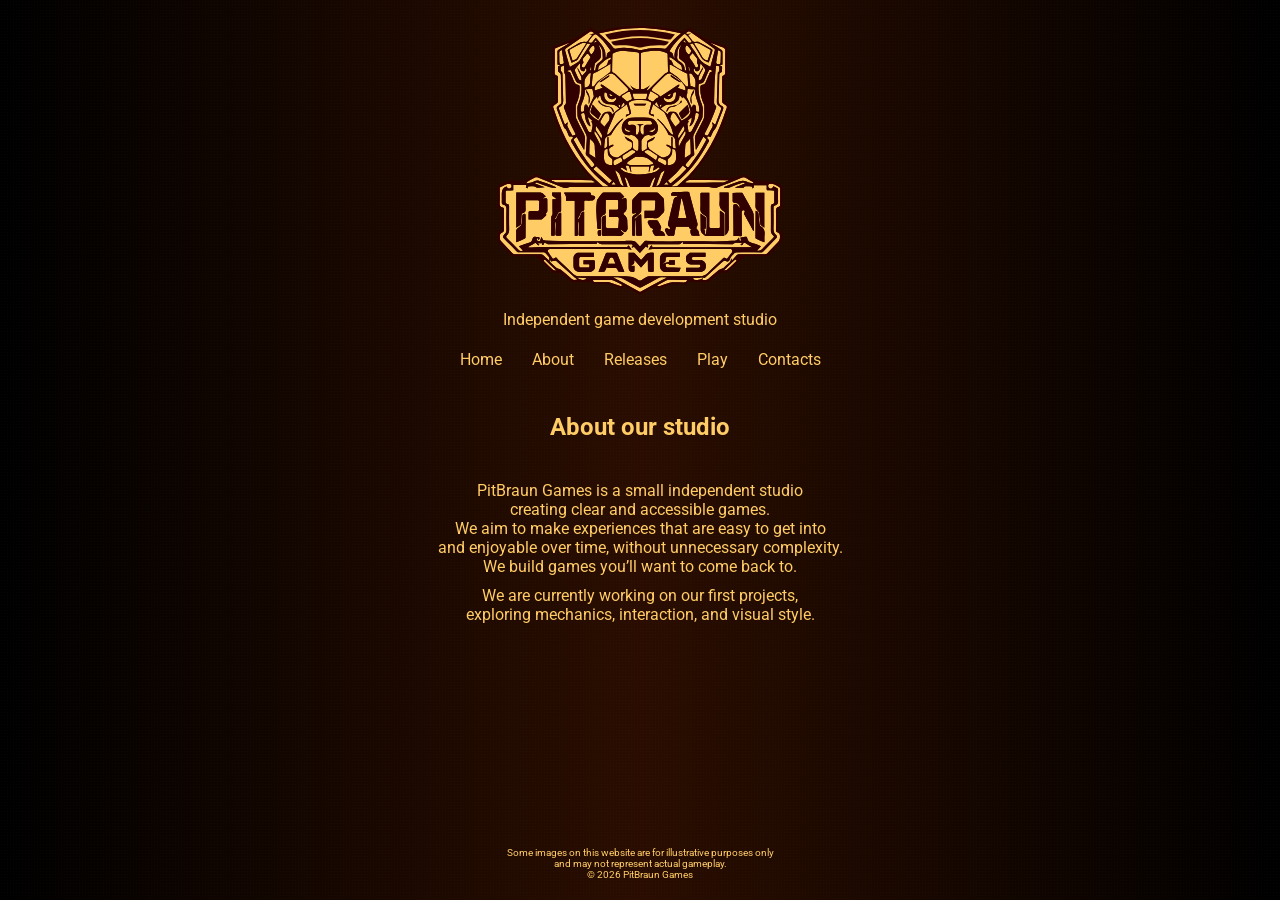
<file: about/index.html>
<!DOCTYPE html>
<html lang="en">
<head>
  <meta charset="UTF-8">
  <meta name="viewport" content="width=device-width, initial-scale=1.0">
  <title>About / PitBraun Games</title>

  <link rel="stylesheet" href="../shared/css/reset.css">
  <link rel="stylesheet" href="../shared/css/variables.css">
  <link rel="stylesheet" href="../shared/css/global.css">
  <link rel="stylesheet" href="../shared/css/page.css">
  <link rel="stylesheet" href="../shared/css/header.css">
  <link rel="stylesheet" href="../shared/css/footer.css">
  <link rel="stylesheet" href="../shared/css/responsive.css">

  <link rel="stylesheet" href="../about/about.css">
  
  <link href="https://fonts.googleapis.com/css2?family=Roboto:wght@400;500;700&display=swap" rel="stylesheet">
  <link rel="icon" href="/assets/icons/favicon.png" type="image/png">

  <script src="/shared/js/includes.js" defer></script>
  <script src="/shared/js/main.js" defer></script>
</head>

<!-- //////////////////////////////////////////////////////// -->

<body> 
  <main class="page">
    <div class="content">

      <div id="header"></div>

      <section class="container">
        <h1>About our studio</h1>
      </section>

      <section class="container">
        <p>
          PitBraun Games is a small independent studio<br>
          creating clear and accessible games.<br>
          We aim to make experiences that are easy to get into<br>
          and enjoyable over time, without unnecessary complexity.<br>
          We build games you’ll want to come back to.
        </p>

        <p>
          We are currently working on our first projects,<br>
          exploring mechanics, interaction, and visual style.
        </p>

      </section>

    </div>

    <div id="footer"></div>
  </main>
</body>
</html>
</file>
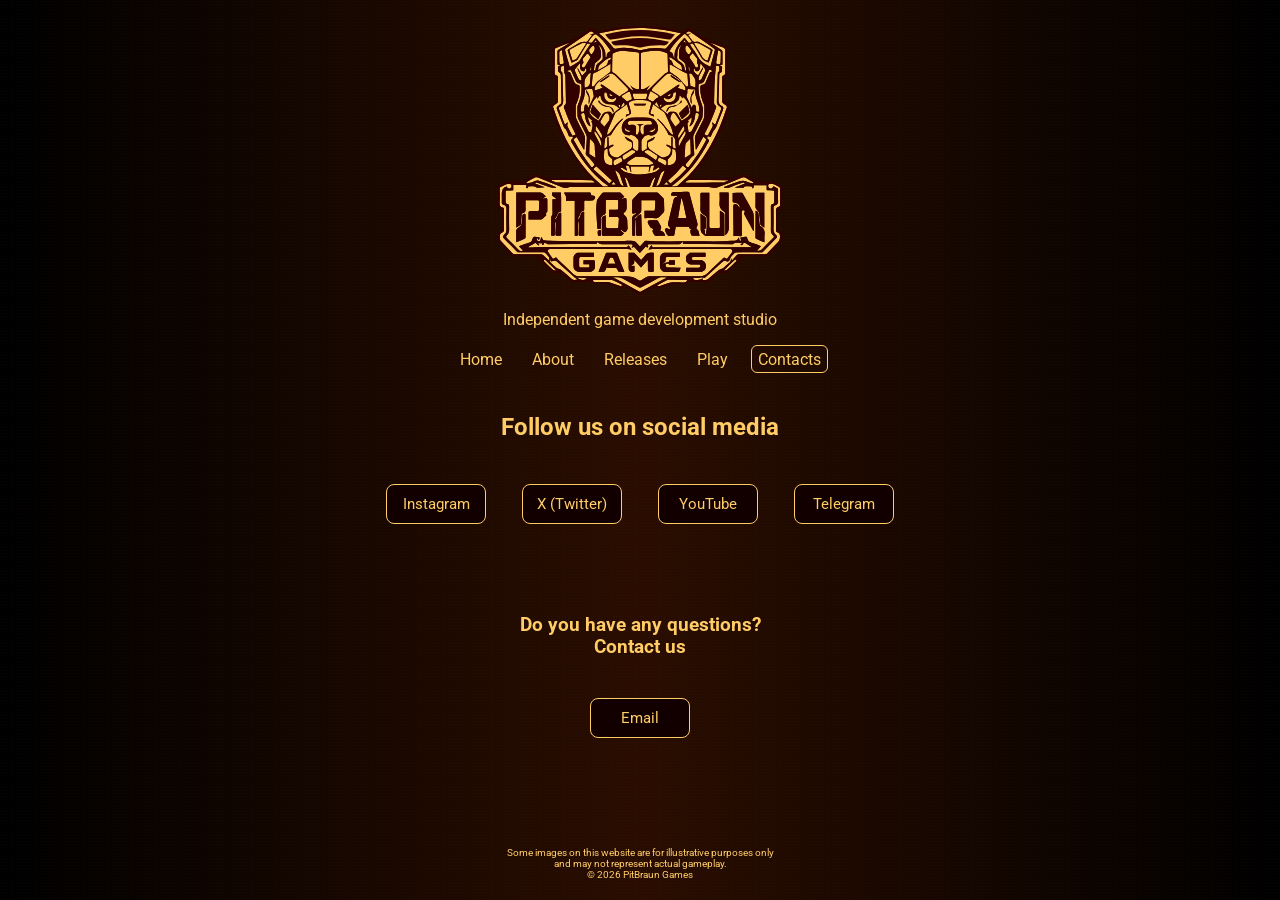
<file: contacts/index.html>
<!DOCTYPE html>
<html lang="en">
<head>
  <meta charset="UTF-8">
  <meta name="viewport" content="width=device-width, initial-scale=1.0">
  <title>Contacts / PitBraun Games</title>

  <link rel="stylesheet" href="../shared/css/reset.css">
  <link rel="stylesheet" href="../shared/css/variables.css">
  <link rel="stylesheet" href="../shared/css/global.css">
  <link rel="stylesheet" href="../shared/css/page.css">
  <link rel="stylesheet" href="../shared/css/header.css">
  <link rel="stylesheet" href="../shared/css/footer.css">
  <link rel="stylesheet" href="../shared/css/responsive.css">
  
  <link rel="stylesheet" href="../contacts/contacts.css">

  <link href="https://fonts.googleapis.com/css2?family=Roboto:wght@400;500;700&display=swap" rel="stylesheet">
  <link rel="icon" href="/assets/icons/favicon.png" type="image/png">

  <script src="/shared/js/includes.js" defer></script>
  <script src="/shared/js/main.js" defer></script>
</head>

<!-- //////////////////////////////////////////////////////// -->

<body>
  <main class="page">
    <div class="content">

      <div id="header"></div>

      <section class="container">
        <h1>Follow us on social media</h1>
      </section>

      <section class="container">
        <div class="social-links">
          <a href="https://instagram.com/pitbraungames" target="_blank" class="social-btn instagram">Instagram</a>
          <a href="https://x.com/pitbraungames" target="_blank" class="social-btn twitter">X (Twitter)</a>
          <a href="https://www.youtube.com/@pitbraungames" target="_blank" class="social-btn youtube">YouTube</a>
          <a href="https://t.me/pitbraungames" target="_blank" class="social-btn telegram">Telegram</a>
        </div>
      </section>
      
      <section class="container">
        <h3>Do you have any questions?<br>
          Contact us</h3>
      </section>

      <section class="container">
        <a href="mailto:pitbraun.games@gmail.com" class="social-btn email">Email</a>
      </section>

    </div>

    <div id="footer"></div>
  </main>
</body>
</html>
</file>
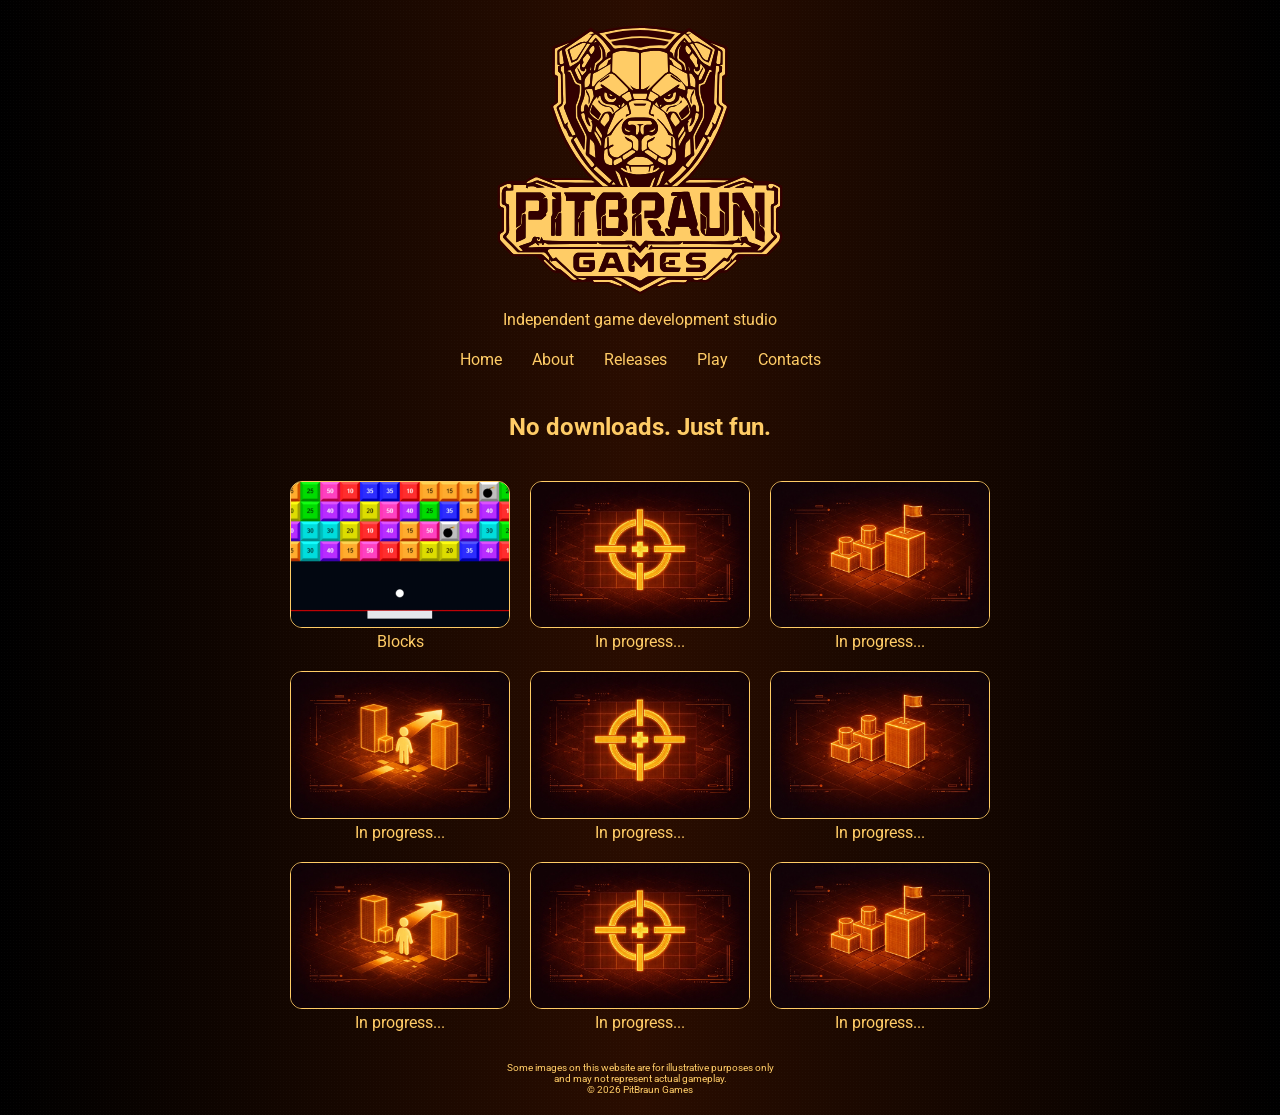
<file: play/index.html>
<!DOCTYPE html>
<html lang="en">
<head>
  <meta charset="UTF-8">
  <meta name="viewport" content="width=device-width, initial-scale=1.0">
  <title>Releases / PitBraun Games</title>

  <link rel="stylesheet" href="../shared/css/reset.css">
  <link rel="stylesheet" href="../shared/css/variables.css">
  <link rel="stylesheet" href="../shared/css/global.css">
  <link rel="stylesheet" href="../shared/css/page.css">
  <link rel="stylesheet" href="../shared/css/header.css">
  <link rel="stylesheet" href="../shared/css/footer.css">
  <link rel="stylesheet" href="../shared/css/responsive.css">

  <link rel="stylesheet" href="../play/play.css">
  
  <link href="https://fonts.googleapis.com/css2?family=Roboto:wght@400;500;700&display=swap" rel="stylesheet">
  <link rel="icon" href="/assets/icons/favicon.png" type="image/png">

  <script src="/shared/js/includes.js" defer></script>
  <script src="/shared/js/main.js" defer></script>
</head>

<!-- //////////////////////////////////////////////////////// -->

<body>
  <main class="page">
    <div class="content">

      <div id="header"></div>

      <section class="container">
        <h1>No downloads. Just fun.</h1>
      </section>

      <section class="container">
        <div class="games-grid">
          <a href="/play/blocks/" class="game-card-link">
            <div class="game-card">
              <img src="/assets/images/play/play_blocks.webp" alt="Blocks">
              <p>Blocks</p>
            </div>
          </a>

          <div class="game-card">
            <img src="/assets/images/promo_wf_aim_mid.webp" alt="Labyrinth">
            <p>In progress...</p>
          </div>

          <div class="game-card">
            <img src="/assets/images/promo_wf_blocks_mid.webp" alt="Labyrinth">
            <p>In progress...</p>
          </div>

          <div class="game-card">
            <img src="/assets/images/promo_wf_advent_mid.webp" alt="Labyrinth">
            <p>In progress...</p>
          </div>

          <div class="game-card">
            <img src="/assets/images/promo_wf_aim_mid.webp" alt="Labyrinth">
            <p>In progress...</p>
          </div>

          <div class="game-card">
            <img src="/assets/images/promo_wf_blocks_mid.webp" alt="Labyrinth">
            <p>In progress...</p>
          </div>

          <div class="game-card">
            <img src="/assets/images/promo_wf_advent_mid.webp" alt="Labyrinth">
            <p>In progress...</p>
          </div>

          <div class="game-card">
            <img src="/assets/images/promo_wf_aim_mid.webp" alt="Labyrinth">
            <p>In progress...</p>
          </div>

          <div class="game-card">
            <img src="/assets/images/promo_wf_blocks_mid.webp" alt="Labyrinth">
            <p>In progress...</p>
          </div>
        </div>
      </section>

    </div>

    <div id="footer"></div>
  </main>
</body>
</html>
</file>
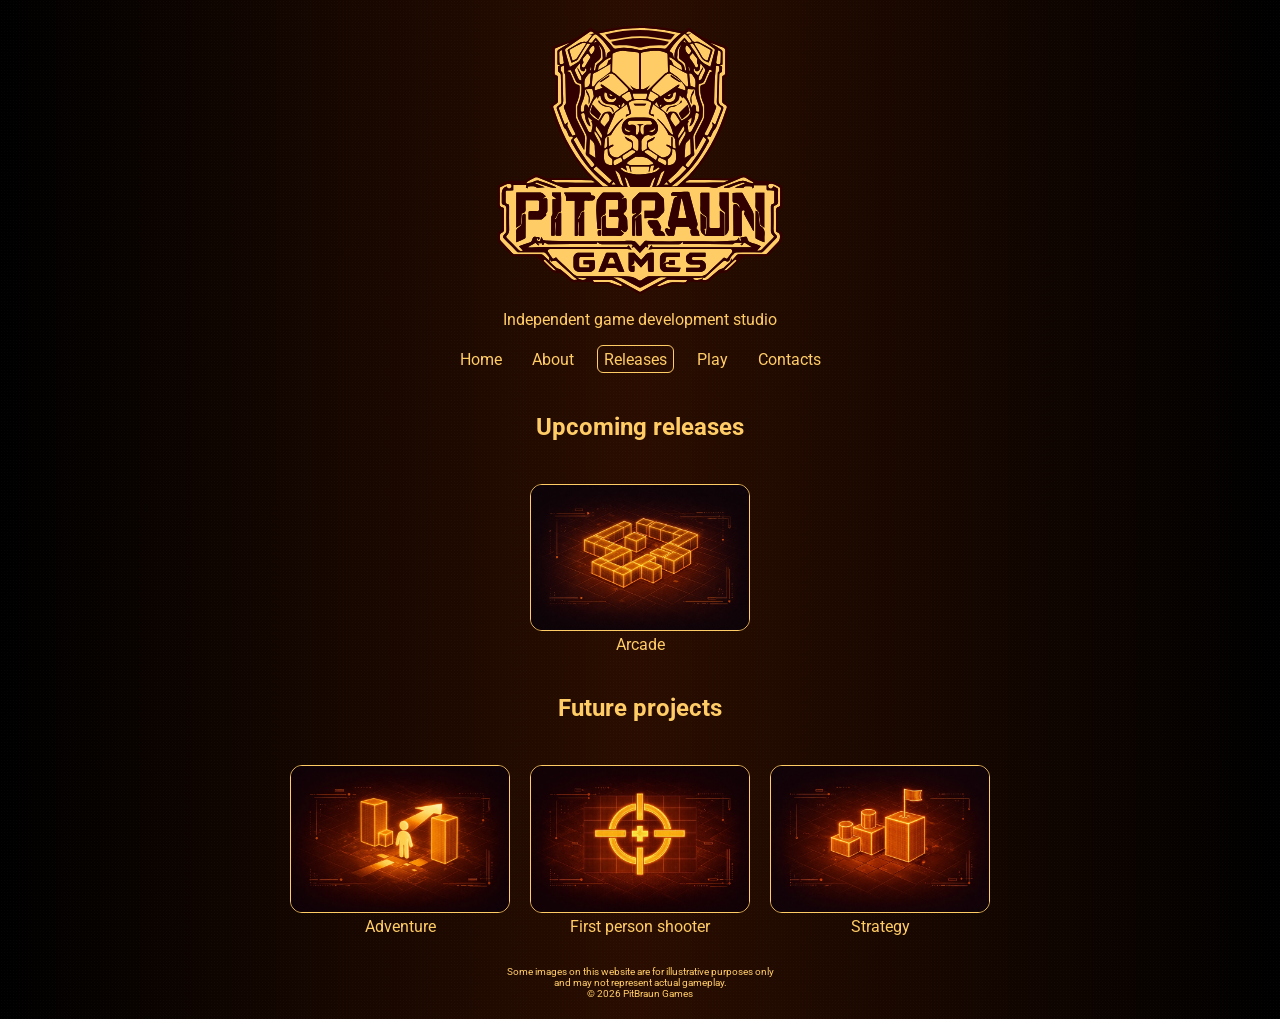
<file: releases/index.html>
<!DOCTYPE html>
<html lang="en">
<head>
  <meta charset="UTF-8">
  <meta name="viewport" content="width=device-width, initial-scale=1.0">
  <title>Releases / PitBraun Games</title>

  <link rel="stylesheet" href="../shared/css/reset.css">
  <link rel="stylesheet" href="../shared/css/variables.css">
  <link rel="stylesheet" href="../shared/css/global.css">
  <link rel="stylesheet" href="../shared/css/page.css">
  <link rel="stylesheet" href="../shared/css/header.css">
  <link rel="stylesheet" href="../shared/css/footer.css">
  <link rel="stylesheet" href="../shared/css/responsive.css">

  <link rel="stylesheet" href="../releases/releases.css">
  
  <link href="https://fonts.googleapis.com/css2?family=Roboto:wght@400;500;700&display=swap" rel="stylesheet">
  <link rel="icon" href="/assets/icons/favicon.png" type="image/png">

  <script src="/shared/js/includes.js" defer></script>
  <script src="/shared/js/main.js" defer></script>
</head>

<!-- //////////////////////////////////////////////////////// -->

<body>
  <main class="page">
    <div class="content">

      <div id="header"></div>

      <section class="container">
        <h1>Upcoming releases</h1>
      </section>

      <section class="container">
        <div class="releases-grid">
          <div class="release-card">
            <img src="/assets/images/promo_wf_maze_mid.webp" alt="Labyrinth">
            <p>Arcade</p>
          </div>
        </div>
      </section>

      <section class="container">
        <h2>Future projects</h2>
      </section>

      <section class="container">
        <div class="releases-grid">
          <div class="release-card">
            <img src="/assets/images/promo_wf_advent_mid.webp" alt="Labyrinth">
            <p>Adventure</p>
          </div>

          <div class="release-card">
            <img src="/assets/images/promo_wf_aim_mid.webp" alt="Labyrinth">
            <p>First person shooter</p>
          </div>

          <div class="release-card">
            <img src="/assets/images/promo_wf_blocks_mid.webp" alt="Labyrinth">
            <p>Strategy</p>
          </div>
        </div>
      </section>

    </div>

    <div id="footer"></div>
  </main>
</body>
</html>
</file>
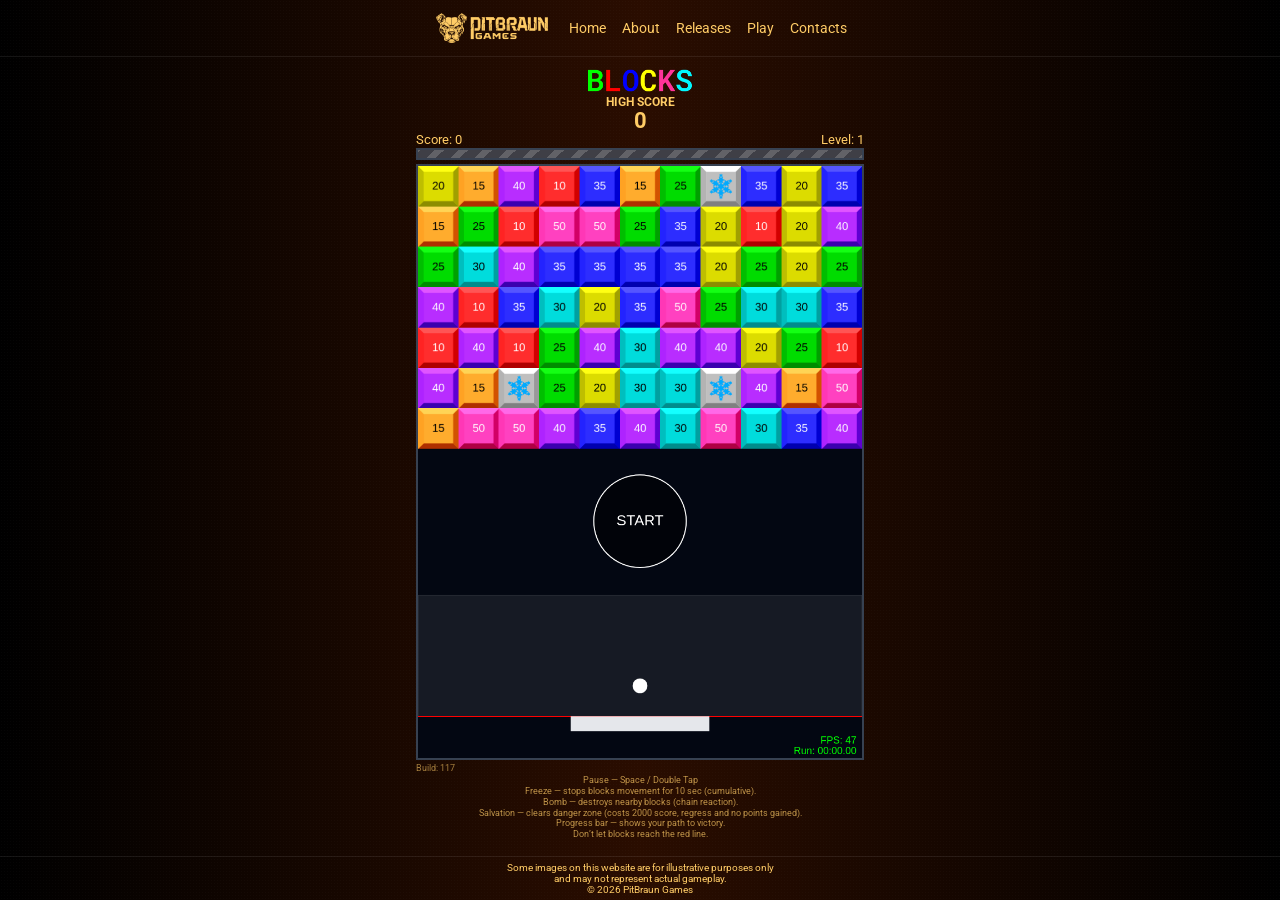
<file: play/blocks/index.html>
<!DOCTYPE html>
<html lang="en">
<head>
  <meta charset="UTF-8">
  <meta name="viewport" content="width=device-width, initial-scale=1.0">
  <title>Blocks / PitBraun Games</title>

  <link rel="stylesheet" href="../../shared/css/reset.css">
  <link rel="stylesheet" href="../../shared/css/variables.css">
  <link rel="stylesheet" href="../../shared/css/global.css">
  <link rel="stylesheet" href="../../shared/css/header.css">
  <link rel="stylesheet" href="../../shared/css/footer.css">
  <link rel="stylesheet" href="../../shared/css/responsive.css">

  <link rel="stylesheet" href="../css/game-layout.css">
  <link rel="stylesheet" href="./blocks.css">

  <link href="https://fonts.googleapis.com/css2?family=Roboto:wght@400;500;700&display=swap" rel="stylesheet">
  <link rel="icon" href="/assets/icons/favicon.png" type="image/png">
</head>

<body class="game-page">

  <header class="game-header">
    <div class="game-header__inner">

      <a href="/" class="game-header__logo">
        <img src="/assets/images/play_logo_small.png" alt="PitBraun Games">
      </a>

      <nav class="game-header__nav">
        <a href="/" class="game-header__link">Home</a>
        <a href="/about/" class="game-header__link">About</a>
        <a href="/releases/" class="game-header__link">Releases</a>
        <a href="/play/" class="game-header__link active">Play</a>
        <a href="/contacts/" class="game-header__link">Contacts</a>
      </nav>

    </div>
  </header>

  <main class="game-main">
    <section class="game-stage">
      <div class="game-scale">
        <div class="game-wrap">

          <div class="blocks-title">
            <img src="/assets/images/play/logo_blocks.png" alt="BLOCKS">
          </div>

          <div class="highscore-label">
            HIGH SCORE
          </div>

          <div class="highscore-value">
            <span id="highscore">0</span>
          </div>

          <div class="hud">
            <div>Score: <span id="score">0</span></div>
            <div>Level: <span id="level">1</span></div>
          </div>

          <div class="win-progress" id="winProgress">
            <div class="win-progress__fill" id="winProgressFill"></div>
          </div>

          <canvas id="game" width="800" height="1066"></canvas>

          <div class="build-info">
            Build: <span id="build">117</span>
          </div>

          <div class="controls-info">
            Pause — Space / Double Tap<br>
            Freeze — stops blocks movement for 10 sec (cumulative).<br>
            Bomb — destroys nearby blocks (chain reaction).<br>
            Salvation — clears danger zone (costs 2000 score, regress and no points gained).<br>
            Progress bar — shows your path to victory.<br>
            Don’t let blocks reach the red line.
          </div>

        </div>
      </div>
    </section>
  </main>

  <footer class="game-footer">
    <p>
      Some images on this website are for illustrative purposes only<br>
      and may not represent actual gameplay.<br>
      © 2026 PitBraun Games
    </p>
  </footer>

  <script src="blocks.js?v=117"></script>

</body>
</html>
</file>
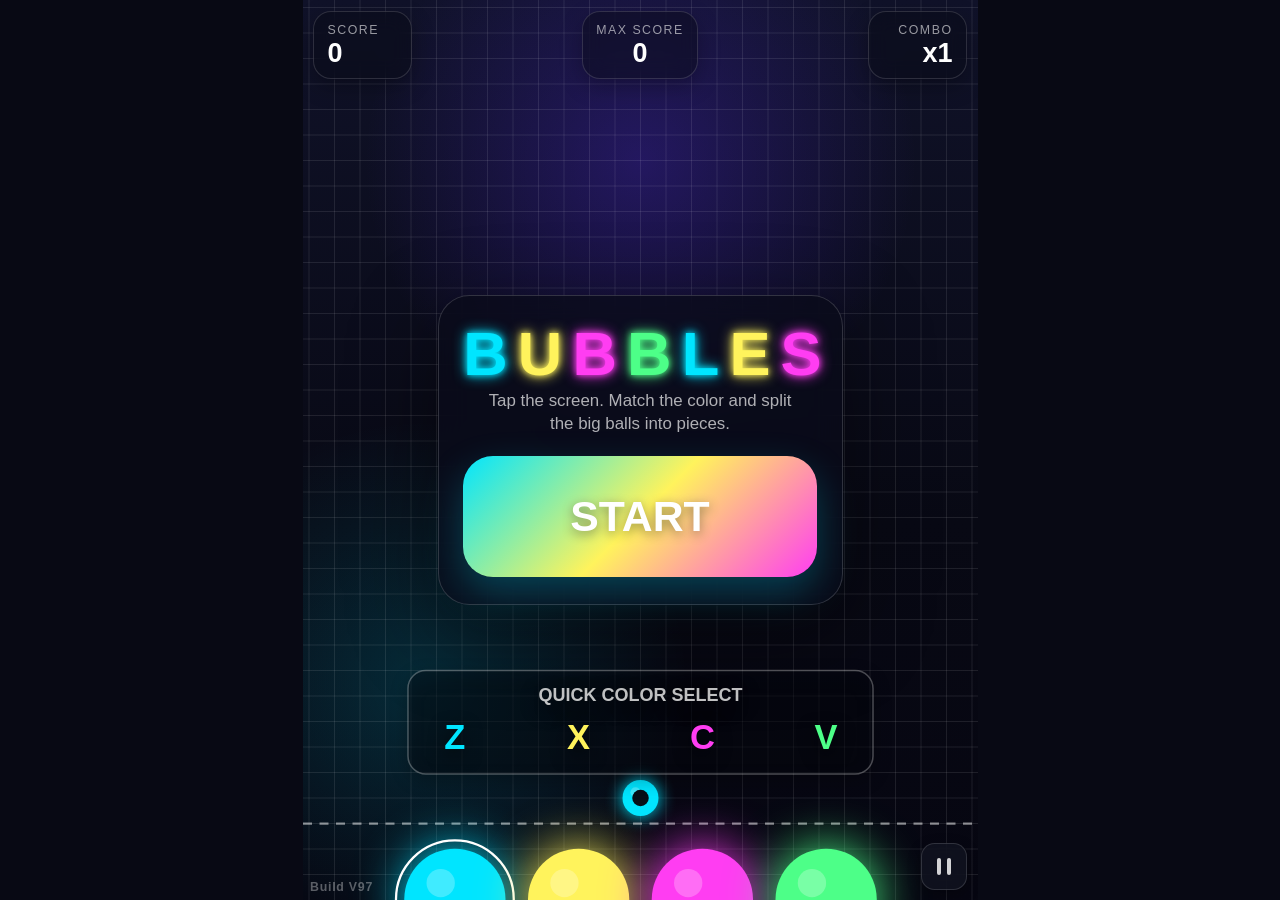
<file: play/test/index.html>
<!DOCTYPE html>
<html lang="en">
<head>
  <meta charset="UTF-8" />
  <meta name="viewport" content="width=device-width, initial-scale=1.0, maximum-scale=1.0, user-scalable=no" />
  <title>Bubbles</title>
  <style>
    * {
      box-sizing: border-box;
      -webkit-tap-highlight-color: transparent;
      -webkit-touch-callout: none;
      -webkit-user-select: none;
      user-select: none;
    }

    html,
    body {
      margin: 0;
      width: 100%;
      height: 100%;
      overflow: hidden;
      font-family: Arial, Helvetica, sans-serif;
      background: #080914;
      touch-action: none;
      -webkit-touch-callout: none;
      -webkit-user-select: none;
      user-select: none;
    }

    body {
      display: flex;
      align-items: center;
      justify-content: center;
      padding: 0;
    }

    #gameWrap {
      --game-scale: 1;
      position: relative;
      width: min(100vw, 900px, calc(100vh * 0.75));
      height: min(100vh, 1200px, calc(100vw * 1.333333));
      aspect-ratio: 3 / 4;
      max-width: 900px;
      max-height: 1200px;
      overflow: hidden;
      background:
        radial-gradient(circle at 50% 18%, rgba(92, 45, 255, 0.28), transparent 34%),
        radial-gradient(circle at 18% 76%, rgba(0, 229, 255, 0.16), transparent 30%),
        linear-gradient(180deg, #101229 0%, #080914 58%, #060611 100%);
    }

    canvas {
      display: block;
      -webkit-touch-callout: none;
      -webkit-user-select: none;
      user-select: none;
      touch-action: none;
      width: 100%;
      height: 100%;
    }

    .hud {
      position: absolute;
      top: calc(14px * var(--game-scale));
      left: calc(14px * var(--game-scale));
      right: calc(14px * var(--game-scale));
      display: flex;
      justify-content: space-between;
      align-items: flex-start;
      gap: calc(14px * var(--game-scale));
      pointer-events: none;
      z-index: 5;
    }

    .hudBox {
      min-width: calc(132px * var(--game-scale));
      padding: calc(15px * var(--game-scale)) calc(18px * var(--game-scale));
      color: #ffffff;
      border: 1px solid rgba(255, 255, 255, 0.14);
      background: rgba(8, 9, 20, 0.46);
      box-shadow: 0 calc(10px * var(--game-scale)) calc(30px * var(--game-scale)) rgba(0, 0, 0, 0.28);
      border-radius: calc(24px * var(--game-scale));
      backdrop-filter: blur(10px);
    }

    .hudLabel {
      font-size: calc(16.5px * var(--game-scale));
      letter-spacing: 0.12em;
      text-transform: uppercase;
      color: rgba(255, 255, 255, 0.58);
    }

    .hudValue {
      margin-top: calc(4px * var(--game-scale));
      font-size: calc(36px * var(--game-scale));
      font-weight: 800;
      line-height: 1;
    }

    .centerPanel {
      position: absolute;
      inset: 0;
      display: flex;
      align-items: center;
      justify-content: center;
      padding: calc(24px * var(--game-scale));
      z-index: 10;
      pointer-events: none;
    }

    .card {
      width: min(calc(540px * var(--game-scale)), 92%);
      padding: calc(36px * var(--game-scale)) calc(33px * var(--game-scale));
      text-align: center;
      margin: 0 calc(2px * var(--game-scale));
      color: #ffffff;
      border: 1px solid rgba(255, 255, 255, 0.16);
      background: rgba(10, 11, 26, 0.76);
      box-shadow: 0 calc(36px * var(--game-scale)) calc(120px * var(--game-scale)) rgba(0, 0, 0, 0.46);
      border-radius: calc(42px * var(--game-scale));
      backdrop-filter: blur(16px);
      pointer-events: auto;
    }

    .card h1 {
      margin: 0 0 calc(8px * var(--game-scale));
      width: 100%;
      display: flex;
      justify-content: space-between;
      align-items: center;
      font-size: calc(82px * var(--game-scale));
      letter-spacing: -0.08em;
      font-weight: 900;
      line-height: 1;
    }

    .titleLetter {
      flex: 0 0 auto;
      text-align: center;
      text-shadow:
        0 0 calc(8px * var(--game-scale)) currentColor,
        0 0 calc(18px * var(--game-scale)) currentColor;
    }

    .titleCyan {
      color: #00e5ff;
    }

    .titleYellow {
      color: #fff35c;
    }

    .titlePink {
      color: #ff3df2;
    }

    .titleGreen {
      color: #4dff88;
    }

    .card p {
      margin: 0 auto calc(27px * var(--game-scale));
      max-width: calc(420px * var(--game-scale));
      color: rgba(255, 255, 255, 0.68);
      font-size: calc(22.5px * var(--game-scale));
      line-height: 1.35;
    }

    .button {
      width: 100%;
      height: calc(162px * var(--game-scale));
      color: #ffffff;
      border: 0;
      background: linear-gradient(135deg, #00e5ff, #fff35c, #ff3df2);
      box-shadow: 0 calc(21px * var(--game-scale)) calc(51px * var(--game-scale)) rgba(0, 229, 255, 0.25);
      border-radius: calc(40px * var(--game-scale));
      font-size: calc(57px * var(--game-scale));
      font-weight: 900;
      cursor: pointer;
      text-shadow:
        0 calc(4px * var(--game-scale)) calc(14px * var(--game-scale)) rgba(0,0,0,0.42),
        0 0 calc(18px * var(--game-scale)) rgba(255,255,255,0.18);
    }

    .hint {
      position: absolute;
      left: 50%;
      bottom: 92px;
      width: min(360px, calc(100% - 28px));
      transform: translateX(-50%);
      padding: 10px 12px;
      color: rgba(255, 255, 255, 0.7);
      border: 1px solid rgba(255, 255, 255, 0.12);
      background: rgba(8, 9, 20, 0.38);
      border-radius: 16px;
      font-size: 12px;
      text-align: center;
      z-index: 5;
      pointer-events: none;
      backdrop-filter: blur(10px);
    }

    .controlBar {
      position: absolute;
      left: 0;
      right: 0;
      bottom: 0;
      height: 0;
      background: transparent;
      backdrop-filter: none;
      border-top: none;
      z-index: 2;
      pointer-events: none;
    }

    .pauseButton {
      position: absolute;
      right: calc(14px * var(--game-scale));
      bottom: calc(14px * var(--game-scale));
      width: calc(62px * var(--game-scale));
      height: calc(62px * var(--game-scale));
      display: flex;
      align-items: center;
      justify-content: center;
      color: rgba(255,255,255,0.82);
      border: 1px solid rgba(255,255,255,0.14);
      background: rgba(18,22,34,0.72);
      border-radius: calc(18px * var(--game-scale));
      backdrop-filter: blur(10px);
      box-shadow: 0 calc(6px * var(--game-scale)) calc(18px * var(--game-scale)) rgba(0,0,0,0.28);
      z-index: 9;
      cursor: pointer;
    }

    .pauseBars {
      position: relative;
      width: calc(18px * var(--game-scale));
      height: calc(22px * var(--game-scale));
    }

    .pauseBars::before,
    .pauseBars::after {
      content: '';
      position: absolute;
      top: 0;
      width: calc(5px * var(--game-scale));
      height: 100%;
      border-radius: calc(4px * var(--game-scale));
      background: currentColor;
    }

    .pauseBars::before {
      left: 0;
    }

    .pauseBars::after {
      right: 0;
    }

    .buildVersion {
      position: absolute;
      left: calc(10px * var(--game-scale));
      bottom: calc(8px * var(--game-scale));
      z-index: 6;
      color: rgba(255, 255, 255, 0.34);
      font-size: calc(16.5px * var(--game-scale));
      font-weight: 700;
      letter-spacing: 0.06em;
      pointer-events: none;
    }

    .hidden {
      display: none;
    }
  </style>
</head>
<body>
  <div id="gameWrap">
    <canvas id="gameCanvas"></canvas>

    <div class="hud">
      <div class="hudBox">
        <div class="hudLabel">Score</div>
        <div class="hudValue" id="scoreText">0</div>
      </div>
      <div class="hudBox" style="text-align:center;">
        <div class="hudLabel">Max Score</div>
        <div class="hudValue" id="maxScoreText">0</div>
      </div>
      <div class="hudBox" style="text-align:right;">
        <div class="hudLabel">Combo</div>
        <div class="hudValue" id="comboText">x1</div>
      </div>
    </div>

    <div class="centerPanel" id="menuPanel">
      <div class="card">
        <h1>
          <span class="titleLetter titleCyan">B</span>
          <span class="titleLetter titleYellow">U</span>
          <span class="titleLetter titlePink">B</span>
          <span class="titleLetter titleGreen">B</span>
          <span class="titleLetter titleCyan">L</span>
          <span class="titleLetter titleYellow">E</span>
          <span class="titleLetter titlePink">S</span>
        </h1>
        <p>Tap the screen. Match the color and split the big balls into pieces.</p>
        <button class="button" id="startButton">START</button>
      </div>
    </div>

    <div class="controlBar"></div>

    <div class="hint hidden">Tap to shoot.</div>
    <button class="pauseButton" id="pauseButton" aria-label="Pause game">
      <div class="pauseBars"></div>
    </button>

    <div class="buildVersion">Build V97</div>
  </div>

  <script>
    const canvas = document.getElementById('gameCanvas');
    const ctx = canvas.getContext('2d');
    const scoreText = document.getElementById('scoreText');
    const comboText = document.getElementById('comboText');
    const maxScoreText = document.getElementById('maxScoreText');
    const menuPanel = document.getElementById('menuPanel');
    const startButton = document.getElementById('startButton');
    const pauseButton = document.getElementById('pauseButton');

    const COLORS = [
      { name: 'cyan', value: '#00e5ff' },
      { name: 'yellow', value: '#fff35c' },
      { name: 'pink', value: '#ff3df2' },
      { name: 'green', value: '#4dff88' }
    ];

    const GAME_WIDTH = 900;
    const GAME_HEIGHT = 1200;

    let width = GAME_WIDTH;
    let height = GAME_HEIGHT;
    let viewWidth = 0;
    let viewHeight = 0;
    let dpr = 1;
    let running = false;
    let paused = false;
    let lastTime = 0;
    let score = 0;
    let maxScore = Number(localStorage.getItem('bubblesMaxScore')) || 0;
    let combo = 1;
    let activeColor = 0;
    let spawnTimer = 0;
    let shake = 0;
    let wheelCenterX = 0;
    let wheelCenterY = 0;
    let wheelRadius = 0;
    let isChoosingColor = false;
    let audioContext = null;
    let uiScale = 1;
    let showKeyboardLabels = false;

    const player = {
      x: 0,
      y: 0,
      radius: 24
    };

    const shots = [];
    const enemies = [];
    const particles = [];
    const floatingTexts = [];

    function resize() {
      showKeyboardLabels = shouldShowKeyboardLabels();
      dpr = Math.min(window.devicePixelRatio || 1, 2);
      const rect = canvas.parentElement.getBoundingClientRect();
      if (rect.width <= 0 || rect.height <= 0) return;
      viewWidth = rect.width;
      viewHeight = rect.height;
      width = GAME_WIDTH;
      height = GAME_HEIGHT;
      canvas.width = Math.floor(viewWidth * dpr);
      canvas.height = Math.floor(viewHeight * dpr);
      canvas.style.width = viewWidth + 'px';
      canvas.style.height = viewHeight + 'px';
      uiScale = Math.min(viewWidth / GAME_WIDTH, viewHeight / GAME_HEIGHT);
      ctx.setTransform(dpr * uiScale, 0, 0, dpr * uiScale, 0, 0);
      canvas.parentElement.style.setProperty('--game-scale', uiScale);
      player.radius = scaleValue(24);
      player.x = width / 2;
      player.y = height - scaleValue(136);
      wheelCenterX = player.x;
      wheelCenterY = height - scaleValue(1);
      wheelRadius = scaleValue(150);
    }

    function resetGame() {
      maxScoreText.textContent = maxScore;
      score = 0;
      combo = 1;
      activeColor = 0;
      spawnTimer = 0;
      shake = 0;
      shots.length = 0;
      enemies.length = 0;
      particles.length = 0;
      floatingTexts.length = 0;
      scoreText.textContent = '0';
      comboText.textContent = 'x1';
      spawnEnemy(true);
      spawnEnemy(true);
      spawnEnemy(true);
    }

    async function startGame() {
      initAudio();
      playClickSound();
      resetGame();
      paused = false;
      running = true;
      menuPanel.classList.add('hidden');
      lastTime = performance.now();
      requestAnimationFrame(loop);
    }

    function togglePause() {
      if (!running) return;

      paused = !paused;

      if (!paused) {
        lastTime = performance.now();
        requestAnimationFrame(loop);
      }
    }

    function gameOver() {
      running = false;
      menuPanel.classList.remove('hidden');
      menuPanel.querySelector('h1').textContent = 'GAME OVER';
      menuPanel.querySelector('p').textContent = 'Score: ' + score + '. Try again and keep the combo.';
      startButton.textContent = 'RESTART';
    }

    function spawnEnemy(initial = false) {
      const colorIndex = Math.floor(Math.random() * COLORS.length);
      const radius = initial
        ? scaleValue(random(34, 48))
        : scaleValue(random(28, 50));
      const position = findSpawnPosition(radius, initial);

      enemies.push({
        x: position.x,
        y: position.y,
        radius,
        colorIndex,
        speed: (random(11.8404, 20.12868) + score * 0.0012) * Math.pow(radius / 24, 2.35),
        wobble: random(0, Math.PI * 2),
        hp: radius > scaleValue(46) ? 2 : 1
      });
    }

    function findSpawnPosition(radius, initial) {
      const minY = initial ? 92 : -radius - 20;
      const maxY = initial ? height * 0.32 : -radius - 20;

      for (let attempt = 0; attempt < 24; attempt++) {
        const x = random(radius + 18, width - radius - 18);
        const y = initial ? random(minY, maxY) : minY;
        let overlaps = false;

        for (const enemy of enemies) {
          const safeDistance = radius + enemy.radius + scaleValue(18);
          if (Math.hypot(x - enemy.x, y - enemy.y) < safeDistance) {
            overlaps = true;
            break;
          }
        }

        if (!overlaps) return { x, y };
      }

      return {
        x: random(radius + scaleValue(18), width - radius - scaleValue(18)),
        y: initial ? random(minY, maxY) : minY
      };
    }

    function shoot(targetX, targetY) {
      if (!running) return;

      playShootSound();

      const dx = targetX - player.x;
      const dy = targetY - player.y;
      const length = Math.max(Math.hypot(dx, dy), 1);
      const speed = 912;

      shots.push({
        x: player.x,
        y: player.y,
        vx: dx / length * speed,
        vy: dy / length * speed,
        radius: scaleValue(8),
        colorIndex: activeColor,
        life: 2.2,
        ignoreEnemy: null,
        ignoreTime: 0
      });
    }

    function splitEnemy(enemy) {
      playPopSound(enemy.radius);

      const color = COLORS[enemy.colorIndex].value;
      const points = Math.round(enemy.radius * combo);
      score += points;
      combo = Math.min(combo + 1, 12);
      scoreText.textContent = score;
      if (score > maxScore) {
        maxScore = score;
        localStorage.setItem('bubblesMaxScore', String(maxScore));
        maxScoreText.textContent = maxScore;
      }
      comboText.textContent = 'x' + combo;
      shake = 10;

      floatingTexts.push({
        x: enemy.x,
        y: enemy.y,
        text: '+' + points,
        color,
        life: 0.8
      });

      for (let i = 0; i < 22; i++) {
        const angle = random(0, Math.PI * 2);
        const speed = random(80, 280);
        particles.push({
          x: enemy.x,
          y: enemy.y,
          vx: Math.cos(angle) * speed,
          vy: Math.sin(angle) * speed,
          radius: scaleValue(random(2, 6)),
          color,
          life: random(0.28, 0.72)
        });
      }

      if (enemy.radius > scaleValue(38)) {
        const count = 2;
        const childRadius = Math.max(scaleValue(18), enemy.radius * 0.46);
        const spread = enemy.radius * 0.72;

        for (let i = 0; i < count; i++) {
          const direction = i === 0 ? -1 : 1;
          enemies.push({
            x: Math.max(
              childRadius + scaleValue(14),
              Math.min(width - childRadius - scaleValue(14), enemy.x + direction * spread)
            ),
            y: enemy.y + random(-8, 8),
            radius: childRadius,
            colorIndex: enemy.colorIndex,
            speed: (random(11.8404, 20.12868) + score * 0.0012) * Math.pow(childRadius / 24, 2.35),
            wobble: random(0, Math.PI * 2),
            hp: 1
          });
        }
      }
    }

    function wrongHit(enemy) {
      playWrongHitSound();
      combo = 1;
      comboText.textContent = 'x1';
      enemy.radius = Math.min(enemy.radius + scaleValue(8), scaleValue(76));
      enemy.speed += 0.5;
      shake = 6;

      for (let i = 0; i < 10; i++) {
        const angle = random(0, Math.PI * 2);
        particles.push({
          x: enemy.x,
          y: enemy.y,
          vx: Math.cos(angle) * random(40, 150),
          vy: Math.sin(angle) * random(40, 150),
          radius: scaleValue(random(2, 4)),
          color: '#ffffff',
          life: random(0.16, 0.34)
        });
      }
    }

    function ricochetShot(shot, enemy) {
      let nx = shot.x - enemy.x;
      let ny = shot.y - enemy.y;
      let normalLength = Math.hypot(nx, ny);

      if (normalLength < 0.001) {
        nx = -shot.vx;
        ny = -shot.vy;
        normalLength = Math.hypot(nx, ny);
      }

      nx /= normalLength;
      ny /= normalLength;

      const dot = shot.vx * nx + shot.vy * ny;
      shot.vx = shot.vx - 2 * dot * nx;
      shot.vy = shot.vy - 2 * dot * ny;

      const pushDistance = enemy.radius + shot.radius + 2;
      shot.x = enemy.x + nx * pushDistance;
      shot.y = enemy.y + ny * pushDistance;
      shot.ignoreEnemy = enemy;
      shot.ignoreTime = 0.08;
    }

    function update(dt) {
      spawnTimer -= dt;
      if (spawnTimer <= 0) {
        spawnEnemy(false);
        spawnTimer = Math.max(1.5057495, 2.5095825 - score * 0.00003);
      }

      for (let i = shots.length - 1; i >= 0; i--) {
        const shot = shots[i];
        shot.x += shot.vx * dt;
        shot.y += shot.vy * dt;
        shot.life -= dt;
        shot.ignoreTime = Math.max(0, shot.ignoreTime - dt);

        if (shot.ignoreTime <= 0) {
          shot.ignoreEnemy = null;
        }

        if (shot.life <= 0 || shot.x < -40 || shot.x > width + 40 || shot.y < -60 || shot.y > height + 60) {
          shots.splice(i, 1);
        }
      }

      for (let i = enemies.length - 1; i >= 0; i--) {
        const enemy = enemies[i];
        enemy.wobble += dt * 2;
        enemy.y += enemy.speed * dt;
        enemy.x += Math.sin(enemy.wobble) * 18 * dt;

        if (enemy.y + enemy.radius >= height - scaleValue(102)) {
          gameOver();
          return;
        }
      }

      for (let j = shots.length - 1; j >= 0; j--) {
        const shot = shots[j];
        let hit = null;

        for (let i = enemies.length - 1; i >= 0; i--) {
          const enemy = enemies[i];

          if (shot.ignoreEnemy === enemy && shot.ignoreTime > 0) {
            continue;
          }

          const distance = Math.hypot(enemy.x - shot.x, enemy.y - shot.y);

          if (distance < enemy.radius + shot.radius) {
            const candidate = { enemy, index: i, distance };

            if (!hit || distance < hit.distance) {
              hit = candidate;
            }
          }
        }

        if (!hit) continue;

        if (shot.colorIndex === hit.enemy.colorIndex) {
          shots.splice(j, 1);
          hit.enemy.hp -= 1;

          if (hit.enemy.hp <= 0) {
            enemies.splice(hit.index, 1);
            splitEnemy(hit.enemy);
          }
        } else {
          wrongHit(hit.enemy);
          ricochetShot(shot, hit.enemy);
        }
      }

      for (let i = particles.length - 1; i >= 0; i--) {
        const p = particles[i];
        p.x += p.vx * dt;
        p.y += p.vy * dt;
        p.vx *= 0.98;
        p.vy *= 0.98;
        p.life -= dt;
        if (p.life <= 0) particles.splice(i, 1);
      }

      for (let i = floatingTexts.length - 1; i >= 0; i--) {
        const t = floatingTexts[i];
        t.y -= 52 * dt;
        t.life -= dt;
        if (t.life <= 0) floatingTexts.splice(i, 1);
      }

      shake = Math.max(0, shake - 38 * dt);
    }

    function draw() {
      ctx.clearRect(0, 0, width, height);

      const sx = shake ? random(-shake, shake) : 0;
      const sy = shake ? random(-shake, shake) : 0;
      ctx.save();
      ctx.translate(sx, sy);

      drawGrid();
      drawEnemies();
      drawShots();
      drawParticles();
      drawPlayer();
      drawGameOverLine();
      drawColorButtons();
      drawKeyboardHint();
      drawFloatingTexts();

      ctx.restore();
    }

    function drawGrid() {
      ctx.save();
      ctx.globalAlpha = 0.13;
      ctx.strokeStyle = '#ffffff';
      ctx.lineWidth = 1;
      const gap = scaleValue(34);

      for (let y = height % gap; y < height; y += gap) {
        ctx.beginPath();
        ctx.moveTo(0, y);
        ctx.lineTo(width, y);
        ctx.stroke();
      }

      const offsetX = (width * 0.5) % gap;

      for (let x = offsetX; x < width; x += gap) {
        ctx.beginPath();
        ctx.moveTo(x, 0);
        ctx.lineTo(x, height);
        ctx.stroke();
      }

      ctx.restore();
    }

    function drawGlowCircle(x, y, radius, color) {
      ctx.save();
      ctx.shadowColor = color;
      ctx.shadowBlur = radius * 0.72;
      ctx.fillStyle = color;
      ctx.beginPath();
      ctx.arc(x, y, radius, 0, Math.PI * 2);
      ctx.fill();
      ctx.restore();

      ctx.save();
      ctx.globalAlpha = 0.25;
      ctx.fillStyle = '#ffffff';
      ctx.beginPath();
      ctx.arc(x - radius * 0.28, y - radius * 0.32, radius * 0.28, 0, Math.PI * 2);
      ctx.fill();
      ctx.restore();
    }

    function drawEnemies() {
      for (const enemy of enemies) {
        const color = COLORS[enemy.colorIndex].value;
        drawGlowCircle(enemy.x, enemy.y, enemy.radius, color);

        if (enemy.hp > 1) {
          ctx.save();
          ctx.strokeStyle = 'rgba(255,255,255,0.7)';
          ctx.lineWidth = scaleValue(3);
          ctx.beginPath();
          ctx.arc(enemy.x, enemy.y, enemy.radius - scaleValue(8), 0, Math.PI * 2);
          ctx.stroke();
          ctx.restore();
        }
      }
    }

    function drawShots() {
      for (const shot of shots) {
        const color = COLORS[shot.colorIndex].value;
        ctx.save();
        ctx.strokeStyle = color;
        ctx.globalAlpha = 0.44;
        ctx.lineWidth = scaleValue(4);
        ctx.beginPath();
        ctx.moveTo(shot.x, shot.y);
        ctx.lineTo(shot.x - shot.vx * 0.035, shot.y - shot.vy * 0.035);
        ctx.stroke();
        ctx.restore();
        drawGlowCircle(shot.x, shot.y, shot.radius, color);
      }
    }

    function drawParticles() {
      for (const p of particles) {
        ctx.save();
        ctx.globalAlpha = Math.max(p.life, 0);
        ctx.fillStyle = p.color;
        ctx.beginPath();
        ctx.arc(p.x, p.y, p.radius, 0, Math.PI * 2);
        ctx.fill();
        ctx.restore();
      }
    }

    function drawPlayer() {
      const color = COLORS[activeColor].value;
      drawGlowCircle(player.x, player.y, player.radius, color);

      ctx.save();
      ctx.fillStyle = '#071018';
      ctx.beginPath();
      ctx.arc(player.x, player.y, scaleValue(11), 0, Math.PI * 2);
      ctx.fill();
      ctx.restore();
    }

    function drawGameOverLine() {
      const y = height - scaleValue(102);

      ctx.save();
      ctx.globalAlpha = 0.5;
      ctx.strokeStyle = '#ffffff';
      ctx.lineWidth = scaleValue(3);
      ctx.setLineDash([scaleValue(12), scaleValue(10)]);
      ctx.beginPath();
      ctx.moveTo(0, y);
      ctx.lineTo(width, y);
      ctx.stroke();
      ctx.restore();
    }

    function drawColorButtons() {

      for (let i = 0; i < COLORS.length; i++) {
        const point = getColorWheelPoint(i);
        const radius = scaleValue(67.5);
        drawGlowCircle(point.x, point.y, radius, COLORS[i].value);


        if (i === activeColor) {
          ctx.save();
          ctx.strokeStyle = '#ffffff';
          ctx.lineWidth = scaleValue(3);
          ctx.beginPath();
          ctx.arc(point.x, point.y, radius + scaleValue(11), 0, Math.PI * 2);
          ctx.stroke();
          ctx.restore();
        }
      }
    }

    function drawKeyboardHint() {
      if (running || !showKeyboardLabels) return;

      const centerX = player.x;
      const centerY = player.y - scaleValue(101);
      const boxWidth = scaleValue(620);
      const boxHeight = scaleValue(138);
      const left = centerX - boxWidth * 0.5;
      const top = centerY - boxHeight * 0.5;

      ctx.save();
      ctx.shadowColor = 'rgba(0,0,0,0.78)';
      ctx.shadowBlur = scaleValue(18);
      ctx.shadowOffsetY = scaleValue(6);

      ctx.fillStyle = 'rgba(8,10,18,0.34)';
      ctx.strokeStyle = 'rgba(255,255,255,0.28)';
      ctx.lineWidth = scaleValue(2);
      ctx.beginPath();
      ctx.roundRect(left, top, boxWidth, boxHeight, scaleValue(24));
      ctx.fill();
      ctx.stroke();

      ctx.textAlign = 'center';
      ctx.textBaseline = 'middle';

      ctx.fillStyle = 'rgba(255,255,255,0.78)';
      ctx.font = '800 ' + scaleValue(24) + 'px Arial';
      ctx.fillText('QUICK COLOR SELECT', centerX, top + scaleValue(34));

      ctx.font = '900 ' + scaleValue(46) + 'px Arial';

      for (let i = 0; i < COLORS.length; i++) {
        const point = getColorWheelPoint(i);
        ctx.fillStyle = COLORS[i].value;
        ctx.fillText(['Z', 'X', 'C', 'V'][i], point.x, top + scaleValue(92));
      }

      ctx.restore();
    }

    function getColorWheelPoint(index) {
      const spacing = scaleValue(165);
      const startX = wheelCenterX - spacing * 1.5;

      return {
        x: startX + spacing * index,
        y: wheelCenterY
      };
    }

    function drawFloatingTexts() {
      for (const t of floatingTexts) {
        ctx.save();
        ctx.globalAlpha = Math.max(t.life, 0);
        ctx.fillStyle = t.color;
        ctx.font = '800 ' + scaleValue(22) + 'px Arial';
        ctx.textAlign = 'center';
        ctx.shadowColor = t.color;
        ctx.shadowBlur = 12;
        ctx.fillText(t.text, t.x, t.y);
        ctx.restore();
      }
    }

    function loop(now) {
      if (!running || paused) return;
      const dt = Math.min((now - lastTime) / 1000, 0.033);
      lastTime = now;
      update(dt);
      draw();
      requestAnimationFrame(loop);
    }

    function random(min, max) {
      return Math.random() * (max - min) + min;
    }

    function scaleValue(value) {
      return value;
    }

    function initAudio() {
      if (audioContext) return;
      const AudioContextClass = window.AudioContext || window.webkitAudioContext;
      if (!AudioContextClass) return;
      audioContext = new AudioContextClass();
    }

    function playTone(frequency, duration, type, volume, slideTo = null) {
      if (!audioContext) return;

      const now = audioContext.currentTime;
      const oscillator = audioContext.createOscillator();
      const gain = audioContext.createGain();

      oscillator.type = type;
      oscillator.frequency.setValueAtTime(frequency, now);

      if (slideTo !== null) {
        oscillator.frequency.exponentialRampToValueAtTime(slideTo, now + duration);
      }

      gain.gain.setValueAtTime(volume, now);
      gain.gain.exponentialRampToValueAtTime(0.001, now + duration);

      oscillator.connect(gain);
      gain.connect(audioContext.destination);
      oscillator.start(now);
      oscillator.stop(now + duration);
    }

    function playShootSound() {
      playTone(520, 0.055, 'sine', 0.135, 780);
    }

    function playClickSound() {
      playTone(980, 0.018, 'sine', 0.05, 760);
      playTone(620, 0.03, 'triangle', 0.035, 420);
    }

    function playPopSound(radius) {
      const base = Math.max(90, 260 - radius * 2.2);
      const sizeBoost = Math.min(0.11, radius / 520);
      playTone(base + random(-18, 18), 0.105, 'sine', 0.21 + sizeBoost, base * 0.55);
      playTone(base * 1.8 + random(-24, 24), 0.045, 'triangle', 0.105, base * 1.1);
    }

    function playWrongHitSound() {
      playTone(240, 0.08, 'sawtooth', 0.07, 180);
      playTone(140, 0.12, 'triangle', 0.045, 110);
    }

    function handlePointerDown(event) {
      event.preventDefault();

      const point = getCanvasPoint(event);

      for (let i = 0; i < COLORS.length; i++) {
        const colorPoint = getColorWheelPoint(i);
        const distance = Math.hypot(point.x - colorPoint.x, point.y - colorPoint.y);

        if (distance <= scaleValue(102)) {
          isChoosingColor = true;
          activeColor = i;
          playClickSound();
          return;
        }
      }

      shoot(point.x, point.y);
    }

    function handlePointerMove(event) {
      if (!isChoosingColor) return;
      event.preventDefault();

      const point = getCanvasPoint(event);
      updateColorFromWheel(point.x, point.y);
    }

    function handlePointerUp() {
      isChoosingColor = false;
    }

    function getCanvasPoint(event) {
      const rect = canvas.getBoundingClientRect();
      return {
        x: (event.clientX - rect.left) / uiScale,
        y: (event.clientY - rect.top) / uiScale
      };
    }

    function updateColorFromWheel(x, y) {
      const dx = x - wheelCenterX;
      const dy = y - wheelCenterY;
      const distToCenter = Math.hypot(dx, dy);

      // Only react if pointer is near the wheel arc (ring area)
      if (y < height - scaleValue(90)) return;

      let closestIndex = -1;
      let closestDistance = Infinity;

      for (let i = 0; i < COLORS.length; i++) {
        const point = getColorWheelPoint(i);
        const distance = Math.hypot(x - point.x, y - point.y);

        if (distance < closestDistance) {
          closestDistance = distance;
          closestIndex = i;
        }
      }

      // Only switch if close enough to a color node
      if (
        closestIndex !== -1 &&
        closestDistance < scaleValue(92) &&
        activeColor !== closestIndex
      ) {
        activeColor = closestIndex;
        playClickSound();
      }
    }

    function shouldShowKeyboardLabels() {
      return window.matchMedia('(hover: hover)').matches &&
        window.matchMedia('(pointer: fine)').matches;
    }

    function resizeAndDraw() {
      resize();
      draw();
    }

    const resizeObserver = new ResizeObserver(resizeAndDraw);
    resizeObserver.observe(canvas.parentElement);

    window.addEventListener('resize', resizeAndDraw);
    window.addEventListener('orientationchange', () => {
      requestAnimationFrame(resizeAndDraw);
    });
    canvas.addEventListener('pointerdown', handlePointerDown);
    canvas.addEventListener('pointermove', handlePointerMove);
    canvas.addEventListener('pointerup', handlePointerUp);
    canvas.addEventListener('pointercancel', handlePointerUp);

    document.addEventListener('contextmenu', (event) => {
      event.preventDefault();
    });

    document.addEventListener('selectstart', (event) => {
      event.preventDefault();
    });

    document.addEventListener('gesturestart', (event) => {
      event.preventDefault();
    });

    window.addEventListener('keydown', (event) => {
      if (event.repeat) return;

      const key = event.key.toLowerCase();

      if (key === 'z') {
        activeColor = 0;
        playClickSound();
      } else if (key === 'x') {
        activeColor = 1;
        playClickSound();
      } else if (key === 'c') {
        activeColor = 2;
        playClickSound();
      } else if (key === 'v') {
        activeColor = 3;
        playClickSound();
      }
    });
    startButton.addEventListener('click', startGame);
    pauseButton.addEventListener('click', togglePause);

    maxScoreText.textContent = maxScore;
    requestAnimationFrame(resizeAndDraw);
  </script>
</body>
</html>
</file>
<file: shared/css/variables.css>
:root{
  --color-bg: #120000;
  --color-main: #330000;
  --color-text: #ffcc66;
  --color-accent: #ffcc66;
  --color-border: #ffcc66;
}
</file>
<file: shared/css/global.css>
body{
  min-height:100vh;

  background:
    radial-gradient(rgba(255,255,255,0.02) 1px, transparent 1px),
    linear-gradient(
      to right,
      #000000 0%,
      #2a0d00 50%,
      #000000 100%
    );

  background-size:3px 3px, 100% 100%;

  color:var(--color-text);
  font-family:'Roboto', sans-serif;
  text-align:center;
}
</file>
<file: shared/css/page.css>
.page{
  min-height:100vh;
  display:flex;
  flex-direction:column;
  align-items:center;
}

.content{
  width:100%;
  flex:1;
  display:flex;
  flex-direction:column;
  align-items:center;
  gap:30px;
}

.section{
  margin-top:var(--section-space);
}

:root{
  --section-space: 10px;
  --title-space: 0px;
  --text-space: 10px;
  --block-space: 3px;
}

.container{
  width:100%;
  max-width:700px;
  margin:var(--section-space) auto 0;
}

h1, h2, h3, p{
  margin:0;
}

h1, h2, h3{
  margin-bottom:var(--title-space);
}

p + p{
  margin-top:var(--text-space);
}

.social-links,
.releases-grid{
  margin-top:var(--block-space);
}
</file>
<file: shared/css/header.css>
.header-section{
  width:100%;
}

.header-inner{
  min-height:120px;
  display:flex;
  flex-direction:column;
  align-items:center;
  gap:16px;
}

.logo-link{
  display:inline-block;
  text-decoration:none;
}

.logo-img{
  display:block;
  width:100%;
  max-width:320px;
  height:auto;
}

.logo-block{
  display:flex;
  flex-direction:column;
  align-items:center;
}

.nav{
  display:flex;
  gap:16px;
  justify-content:center;
  flex-wrap:wrap;
  /* margin-top:-20px; */
}

.nav-link{
  text-decoration:none;
  color:var(--color-border);
  font-size:16px;
  transition:opacity 0.2s ease;
  display:inline-flex;
  align-items:center;
  justify-content:center;
  height:28px;
  padding:0px 6px 0px;
  border:1px solid transparent;
  border-radius:6px;
}

.nav-link:hover{
  opacity:0.7;
}

.nav-link.active{
  border-color:var(--color-border);
}

/* .subtitle{
  margin-top:-4px;
} */

.coming{        /* Limits the width of the text under the logo */
  width:100%;
  max-width:320px;
  text-align:center;
}
</file>
<file: shared/css/footer.css>
.footer-section{
  width:100%;
  font-size:10px;
  color:var(--color-text);
  text-align:center;
  padding: 20px;
}
</file>
<file: shared/css/responsive.css>
@media (max-width:768px){
  .logo-img{
    max-width:260px;
  }

  .nav{
    gap:12px;
  }

  .nav-link{
    font-size:15px;
  }
}
</file>
<file: about/about.css>
.about-section{
  /* margin-top:20px; */
  text-align:center;
}

.about-title{
  font-size:28px;
  /* margin-bottom:20px; */
  color:#ffcc66;
}

.about-text{
  font-size:16px;
  line-height:1.6;
  /* margin-bottom:16px; */
  color:#ffcc66;
  opacity:0.9;
  max-width:600px;
  margin-left:auto;
  margin-right:auto;
}
</file>
<file: contacts/contacts.css>
.social-title{
  font-size: 0 auto;
  color:var(--color-text);
  text-align:center;
}

.social-links{
  display:flex;
  gap:16px;
  justify-content:center;
  flex-wrap:wrap;
}

.social-btn{
  display:inline-flex;
  align-items:center;
  justify-content:center;
  width:100px;
  height:40px;
  border-radius:8px;
  text-decoration:none;
  color:var(--color-text);
  font-size:15px;
  background:var(--color-bg);
  border:1px solid var(--color-border);
  transition:all 0.2s ease;
  margin: auto 10px 50px;
}

.social-btn:hover{
  background:var(--color-main);
  border-color:var(--color-border);
  color:var(--color-accent);
}
</file>
<file: play/play.css>
.games-grid{
  display:flex;
  flex-wrap:wrap;
  justify-content:center;
  gap:20px;
}

.game-card{
  width:220px;
  flex:0 0 220px;
}

.game-card img{
  width:100%;
  border-radius:12px;
  border:1px solid var(--color-text);
}

.game-card-link {
  text-decoration: none;
  color: inherit;
  display: block;
}
</file>
<file: releases/releases.css>
.releases-grid{
  display:flex;
  flex-wrap:wrap;
  justify-content:center;
  gap:20px;
}

.release-card{
  width:220px;
  flex:0 0 220px;
}

.release-card img{
  width:100%;
  border-radius:12px;
  border:1px solid var(--color-text);
}
</file>
<file: play/css/game-layout.css>
.game-page{
  width: 100%;
  height: 100dvh;
  min-height: 0;
  display: grid;
  grid-template-rows: auto minmax(0, 1fr) auto;
  overflow: hidden;

  --header-height: 56px;
  --footer-height: 44px;
  --stage-padding-x: 20px;
  --stage-padding-y: 16px;
  --game-width-u: 100;
  --game-height-u: 175;
}

.game-header{
  width: 100%;
  border-bottom: 1px solid rgba(255,255,255,0.08);
}

.game-header__inner{
  width: 100%;
  height: 56px;
  max-width: 1100px;
  margin: 0 auto;
  padding: 0 16px;

  display: flex;
  align-items: center;
  justify-content: center;
  gap: 18px;

  box-sizing: border-box;
}

.game-header__nav{
  display: flex;
  align-items: center;
  justify-content: center;
  gap: 16px;
  flex: 0 1 auto;
  min-width: 0;
  white-space: nowrap;
}

.game-header__logo{
  flex: 0 0 auto;
}

.game-header__logo img{
  height: 36px;
  display: block;
}

.game-header__link{
  color: var(--color-text-muted);
  text-decoration: none;
  font-size: 14px;
  line-height: 1;
  flex: 0 0 auto;
}

.game-header__link:hover,
.game-header__link.active{
  color: var(--color-text);
}

.game-main{
  min-height: 0;
  width: 100%;

  display: flex;
  align-items: center;
  justify-content: center;

  overflow: hidden;
}

.game-stage{
  width: 100%;
  height: 100%;
  min-height: 0;

  display: flex;
  align-items: center;
  justify-content: center;

  padding: 8px 10px;
  box-sizing: border-box;

  overflow: hidden;
}

.game-scale{
  width: 100%;
  height: 100%;
  min-height: 0;

  display: flex;
  align-items: center;
  justify-content: center;

  overflow: hidden;
}

.game-footer{
  width: 100%;
  height: 44px;
  padding: 0 12px;

  display: flex;
  align-items: center;
  justify-content: center;

  text-align: center;
  font-size: 10px;
  line-height: 1.1;
  color: var(--color-text-muted);

  border-top: 1px solid rgba(255,255,255,0.08);

  box-sizing: border-box;
}

.game-footer p{
  margin: 0;
}

@media (max-width: 480px){
  .game-page{
    --header-height: 48px;
  }
  
  .game-header__inner{
    height: 48px;
    padding: 0 10px;
    gap: 10px;
  }

  .game-header__logo img{
    height: 30px;
  }

  .game-header__nav{
    gap: 9px;
  }

  .game-header__link{
    font-size: 11px;
  }
}
</file>
<file: play/blocks/blocks.css>
.game-wrap{
  --u: min(
    8px,
    calc((100dvw - var(--stage-padding-x)) / var(--game-width-u)),
    calc((100dvh - var(--header-height) - var(--footer-height) - var(--stage-padding-y)) / var(--game-height-u))
  );

  width: calc(var(--u) * 100);
  max-width: calc(100vw - 30px);

  display: flex;
  flex-direction: column;
  align-items: center;

  overflow: visible;
  transform-origin: top center;

  grid-row: 2;
}

.game-scale{
  width: 100%;
  height: 100%;
  min-height: 0;

  display: grid;
  grid-template-rows: 0.1fr auto 10fr;
  justify-items: center;

  overflow: hidden;
}

.blocks-title{
  margin: 0 0 calc(var(--u) * 0.2);
  display: flex;
  align-items: center;
  justify-content: center;
}

.blocks-title img{
  height: calc(var(--u) * 7);
  width: auto;
  display: block;
}

.highscore-label{
  margin: 0 0 calc(var(--u) * 0.1);
  font-size: calc(var(--u) * 2.6);
  line-height: 1;
  font-weight: bold;
  text-align: center;
}

.highscore-value{
  margin: 0 0 calc(var(--u) * 0.3);
  font-size: calc(var(--u) * 5);
  line-height: 1;
  font-weight: bold;
  text-align: center;
}

.hud{
  width: 100%;
  display: flex;
  justify-content: space-between;
  margin: 0 0 calc(var(--u) * 0.4);
  font-size: calc(var(--u) * 3);
  line-height: 1;
}

.win-progress{
  width: 100%;
  height: calc(var(--u) * 2.5);
  margin: 0 0 calc(var(--u) * 1);

  border: 2px solid #374151;
  background: #3f3f46;

  overflow: hidden;
  box-sizing: border-box;
}

.win-progress{
  width: 100%;
  height: calc(var(--u) * 2.5);
  margin: 0 0 calc(var(--u) * 1);

  border: 2px solid #374151;
  background:
    repeating-linear-gradient(
      -45deg,
      rgba(255,255,255,0.18) 0,
      rgba(255,255,255,0.18) 6px,
      transparent 6px,
      transparent 16px
    ),
    #3f3f46;

  background-size: 24px 24px;
  animation: progressStripes 1.2s linear infinite;

  overflow: hidden;
  box-sizing: border-box;
}

.win-progress__fill{
  width: 0%;
  height: 100%;

  --progress-color: #0000ff;

  background:
    repeating-linear-gradient(
      -45deg,
      rgba(255,255,255,0.35) 0,
      rgba(255,255,255,0.35) 6px,
      transparent 6px,
      transparent 16px
    ),
    var(--progress-color);

  background-size: 24px 24px;
  animation: progressStripes 1.2s linear infinite;
}

@keyframes progressStripes{
  from{
    background-position: 0 0;
  }

  to{
    background-position: 24px 0;
  }
}

canvas{
  width: 100%;
  height: auto;
  display: block;
  margin-top: 0;

  border: 2px solid #374151;
  background: #030712;
  touch-action: none;

  box-sizing: border-box;
}

.build-info{
  width: 100%;
  margin: calc(var(--u) * 0.5) 0 0;
  padding-top: calc(var(--u) * 0.5);
  font-size: calc(var(--u) * 2);
  line-height: 1;
  opacity: 0.6;
  text-align: left;
}

.controls-info{
  margin-top: calc(var(--u) * 0.5);
  font-size: calc(var(--u) * 2);
  line-height: 1.2;
  opacity: 0.7;
  text-align: center;
}
</file>
